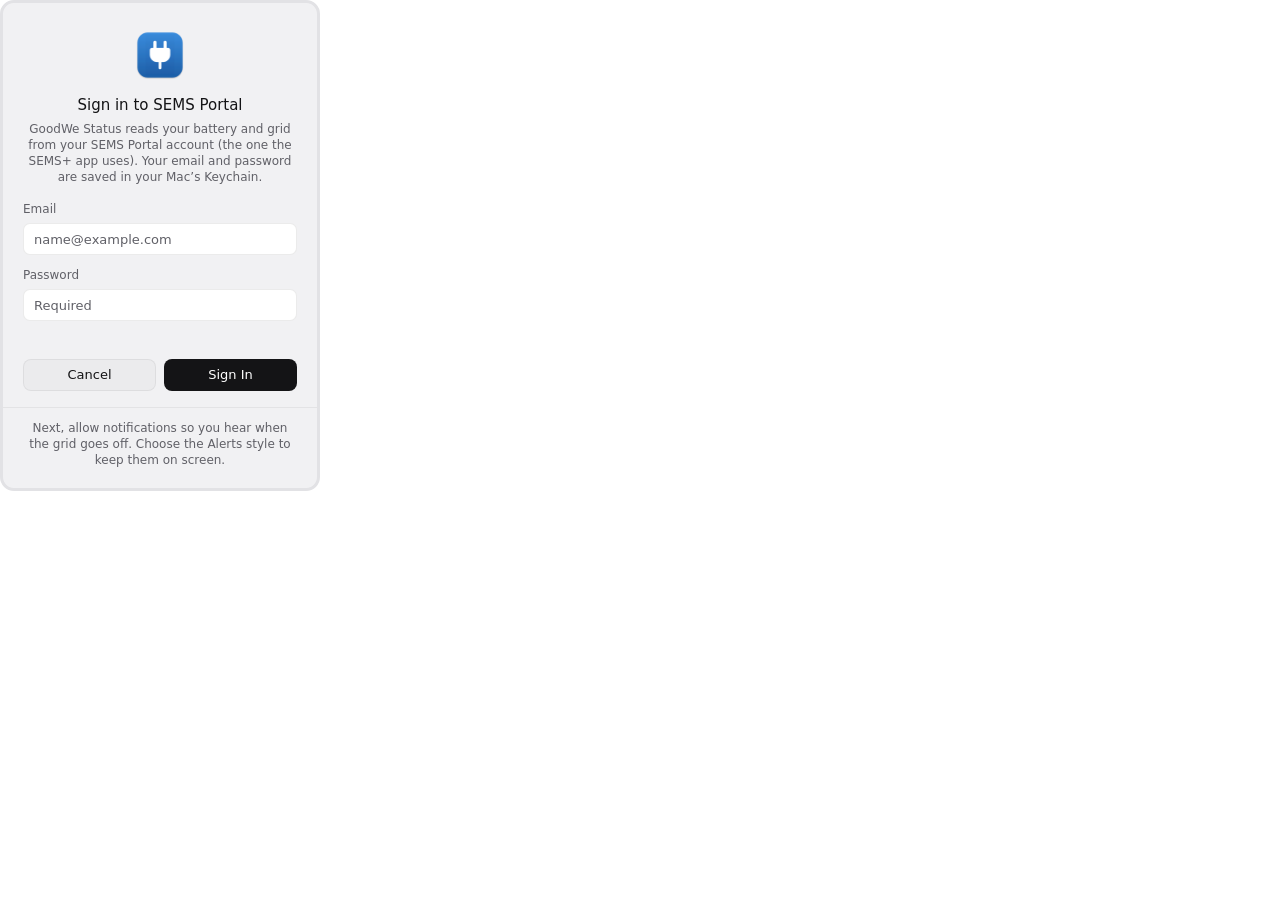
<file: ui/signin.html>
<!doctype html>
<html lang="en">
<head>
<meta charset="utf-8">
<meta name="viewport" content="width=device-width, initial-scale=1">
<title>Sign in to SEMS Portal</title>
<link rel="stylesheet" href="tokens.css">
<style>
/* The sign-in box, v2 language (T-029, hand-off § 6): the card (--frame, 3 pt --rim ring, radius 14), a title in SF Pro,
   fields on the inset surface, Cancel secondary and Sign In primary. Every value from tokens.css. The window is transparent:
   the box's own corners are the window's. */
html,body{margin:0;padding:0;background:transparent}
*{box-sizing:border-box}
/* A column, as the approved pictures were drawn: margins don't collapse, so the error line keeps 6 pt above the buttons. */
.win{display:flex;flex-direction:column;width:320px;background:var(--frame);border-radius:var(--r-card);border:3px solid var(--rim);padding:var(--s6) var(--s5) var(--s5);color:var(--text);text-align:center;
  font:var(--t-body);-webkit-font-smoothing:antialiased;cursor:default;user-select:none}
.appicon{width:56px;height:56px;margin:0 auto var(--s3);display:block}
h1{font:var(--t-title);margin:0 0 6px}
p{font:var(--t-label);color:var(--text-2);margin:0 0 var(--s4)}
label{display:block;text-align:left;margin:0 0 var(--s3)}
label span{display:block;font:var(--t-label);color:var(--text-2);margin:0 0 6px}
input{display:block;width:100%;height:32px;padding:0 10px;margin:0;background:var(--surface);color:var(--text);
  border:1px solid var(--edge);border-radius:var(--r-field);font:var(--t-body);outline:none;user-select:text}
input::placeholder{color:var(--text-2)}
input:focus{border-color:var(--focus);box-shadow:0 0 0 3px color-mix(in srgb,var(--focus) 30%,transparent)}
.err{color:var(--alert);font:var(--t-label);text-align:left;margin:-4px 0 6px;min-height:16px}
.btns{display:grid;grid-template-columns:1fr 1fr;gap:var(--s2);margin-top:var(--s2)}
button{height:32px;border-radius:var(--r-ctl);border:0;background:var(--surface-3);color:var(--text);font:var(--t-body);font-weight:500;
  box-shadow:inset 0 0 0 1px var(--hairline);outline:none;transition:scale var(--press) ease-out}
@media (prefers-reduced-motion:no-preference){ button:active{scale:.98} }
button:focus-visible{outline:2px solid var(--focus);outline-offset:2px}
button.def{background:var(--primary);color:var(--on-primary);box-shadow:none}
.busy button.def{background:color-mix(in srgb,var(--primary) 60%,var(--frame))} /* dim the fill, not the label: 4.5:1 holds */
.spin{display:none;width:11px;height:11px;border-radius:50%;border:1.5px solid currentColor;border-right-color:transparent;
  vertical-align:-1px;margin-right:6px;animation:spin .8s linear infinite}
@keyframes spin{to{rotate:360deg}} @media (prefers-reduced-motion:reduce){.spin{animation:none;opacity:.6}}
.busy .spin{display:inline-block}
p.next{margin:var(--s4) calc(-1 * var(--s5)) 0;padding:var(--s3) var(--s5) 0;border-top:1px solid var(--hairline)}
</style>
</head>
<body>
<form class="win" id="box" aria-labelledby="t" novalidate>
  <img class="appicon" src="app-icon-128.png" alt="">
  <h1 id="t">Sign in to SEMS Portal</h1>
  <p>GoodWe Status reads your battery and grid from your SEMS Portal account (the one the SEMS+ app uses). Your email and password are saved in your Mac’s Keychain.</p>
  <label><span>Email</span><input id="email" type="email" placeholder="name@example.com" autocomplete="username" autocapitalize="off" autocorrect="off" spellcheck="false"></label>
  <label><span>Password</span><input id="pw" type="password" placeholder="Required" autocomplete="current-password"></label>
  <div class="err" id="err" role="alert"></div>
  <div class="btns">
    <button type="button" id="cancel">Cancel</button>
    <button type="submit" class="def" id="go"><span class="spin" aria-hidden="true"></span><span id="golbl">Sign In</span></button>
  </div>
  <p class="next" id="hint">Next, allow notifications so you hear when the grid goes off. Choose the Alerts style to keep them on screen.</p>
</form>
<script src="signin.js"></script>
</body>
</html>
</file>
<file: ui/tokens.css>
/* GoodWe Status v2 design tokens (T-029): the one layer for the panel, Settings and the sign-in box.
   Mirrors design/v2/tokens.css. Light is :root, dark follows the system (prefers-color-scheme), as in the hand-off.
   --accent: WKWebView's CSS AccentColor is always blue (T-029 research Q2), so the app sets --mac-accent on <html>
   from NSColor.controlAccentColor; light reads it, with the design's blue as fallback. Text never takes it (D-O4). */
:root{
  color-scheme:light dark;
  /* Surfaces: the card is the window. Greyscale only. */
  --frame:#F1F1F3; --surface:#FFFFFF; --surface-2:#F4F4F5; --surface-3:#EBEBED; --rim:#E2E2E5;
  --edge:rgba(0,0,0,.08); --hairline:rgba(0,0,0,.06); --hairline-strong:rgba(0,0,0,.16);

  /* Text */
  --text:#141416; --text-2:#606067; --text-3:#8C8C93; /* --text-3: disabled and quiet marks only */
  --accent:var(--mac-accent,#0064E1); /* switches and focus rings only */
  --primary:#141416; --on-primary:#FFFFFF; /* neutral fill, D-O4 */

  /* Data palette: data only */
  --d-purple:#7357D8; --d-blue:#2F66D6; --d-steel:#557A9F; --d-yellow:#A87C0A; --d-mint:#16865A; --d-pink:#B9408A;
  --alert:#B21E3D; --warn-text:#8A6400;
  --tint-mint:rgba(22,134,90,.12); --tint-alert:rgba(178,30,61,.10); --tint-blue:rgba(47,102,214,.10);

  /* Roles: a thing has one colour on every screen. --link is text, so never the accent (director on D-O4). */
  --grid-on:var(--d-mint); --grid-off:var(--alert); --soc:var(--d-blue); --kw:var(--d-yellow); --kw-fill:rgba(168,124,10,.14);
  --badge:var(--d-blue); --focus:var(--accent); --link:#0058C7; --switch-on:var(--accent);

  /* States */
  --fill-hover:rgba(0,0,0,.05); --fill-press:rgba(0,0,0,.09); --track:rgba(0,0,0,.07);

  /* Overlays: tooltip and popover */
  --tip-bg:#FFFFFF; --tip-edge:rgba(0,0,0,.12); --pop-shadow:0 8px 24px rgba(0,0,0,.14),0 2px 6px rgba(0,0,0,.08);

  /* Radii, spacing (one 4 pt scale) */
  --r-card:14px; --r-ctl:8px; --r-tile:8px; --r-pill:6px; --r-tip:8px; --r-field:7px;
  --s1:4px; --s2:8px; --s3:12px; --s4:16px; --s5:20px; --s6:24px;

  /* Type: macOS fonts only. SF Pro for words, SF Mono for numbers, times and units. */
  --font-sans:-apple-system,BlinkMacSystemFont,"SF Pro Text",system-ui,sans-serif;
  --font-mono:ui-monospace,"SF Mono",SFMono-Regular,Menlo,monospace;
  --t-title:500 15px/20px var(--font-sans);
  --t-body:400 13px/18px var(--font-sans);
  --t-label:400 12px/16px var(--font-sans);
  --t-caption:400 11px/14px var(--font-sans);
  --t-mono:400 13px/18px var(--font-mono);
  --t-mono-lg:400 18px/22px var(--font-mono);
  --t-mono-sm:400 10.5px/14px var(--font-mono);
  --t-hero:500 30px/34px var(--font-sans);

  /* Motion */
  --press:150ms; --t-ui:200ms; --ease-out:cubic-bezier(.23,1,.32,1);
}
@media (prefers-color-scheme: dark){
  :root{
    --frame:#0B0B0B; --surface:#131314; --surface-2:#19191A; --surface-3:#262627;
    --rim:#1D1D1E; --edge:rgba(255,255,255,.10); --hairline:rgba(255,255,255,.035); --hairline-strong:rgba(255,255,255,.22);
    --text:#F2F2F3; --text-2:#9B9BA1; --text-3:#6E6E74; /* B-Y2: 3:1 for the empty status ring on --surface (3.67) and no-data days on --tip-bg (3.09) */
    --accent:#7DA4F8;
    --primary:#F2F2F3; --on-primary:#0C0C0D; /* dark: white fill, black text */
    --d-purple:#A78BFA; --d-blue:#7DA4F8; --d-steel:#9DB4CF; --d-yellow:#EFCB6B; --d-mint:#7FDDB0; --d-pink:#EB86C0;
    --alert:#F2667E; --warn-text:#EFCB6B;
    --tint-mint:rgba(127,221,176,.12); --tint-alert:rgba(242,102,126,.13); --tint-blue:rgba(125,164,248,.13);
    --kw-fill:rgba(239,203,107,.12);
    --focus:#7DA4F8; --link:#7DA4F8; --switch-on:#7FDDB0;
    --fill-hover:rgba(255,255,255,.06); --fill-press:rgba(255,255,255,.11); --track:rgba(255,255,255,.08);
    --tip-bg:#232326; --tip-edge:rgba(255,255,255,.12); --pop-shadow:0 10px 30px rgba(0,0,0,.55),0 2px 6px rgba(0,0,0,.4);
  }
}
/* Numbers, times and units inside a sentence: the mono face, sized to sit on the sans line. */
.num{font-family:var(--font-mono);font-size:.94em;letter-spacing:0;font-variant-numeric:tabular-nums;line-height:1} /* SF Mono's taller box would grow its line by 1 pt */
/* Settings › Reduce motion (B-Y4): every press scale, transition and animation stops, as with macOS's own;
   busy marks keep their reduced-motion look (panel Refresh pulses, spinners dim). JS motion checks the setting itself. */
html.reduce-motion *,html.reduce-motion *::before,html.reduce-motion *::after{transition:none!important;animation:none!important;scale:none!important}
html.reduce-motion .gw-icon-btn.is-busy .gw-ic{animation:gw-pulse 1.2s ease-in-out infinite alternate!important}
html.reduce-motion .spin{opacity:.6}
</file>
